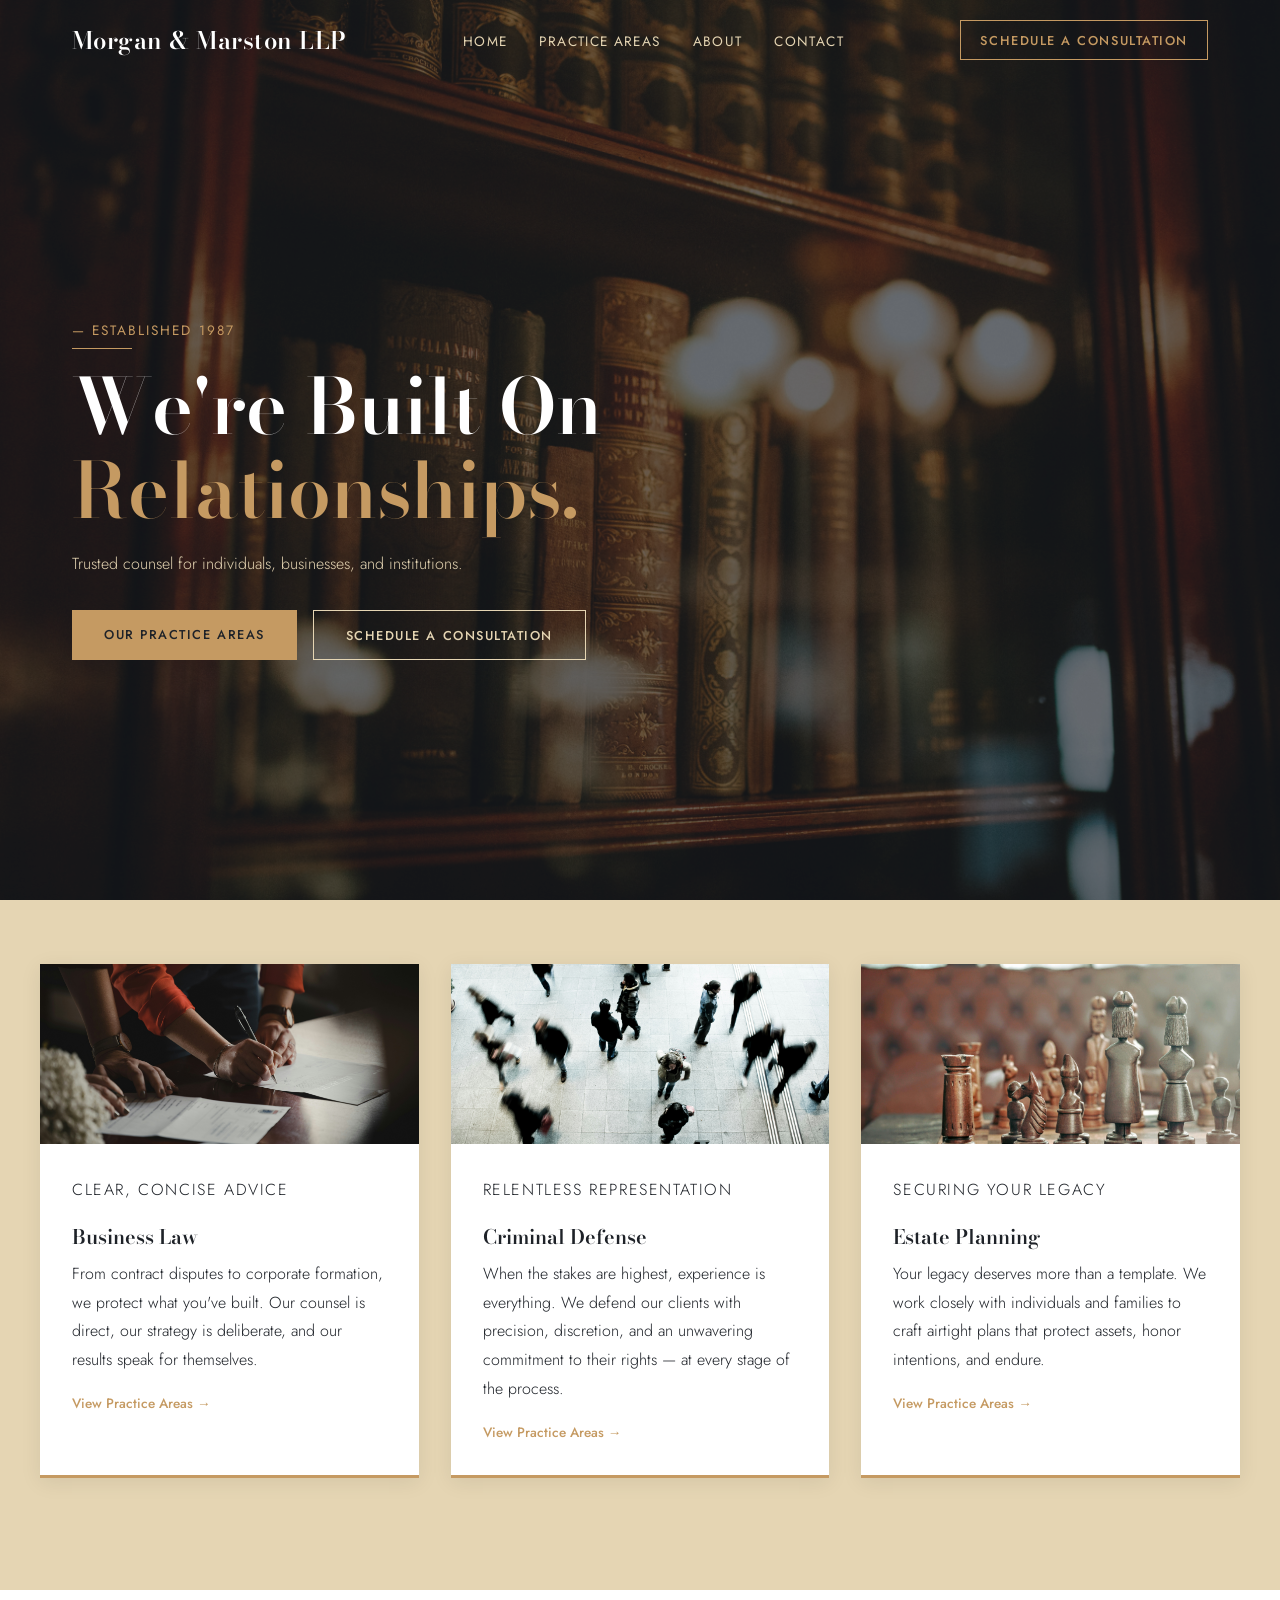
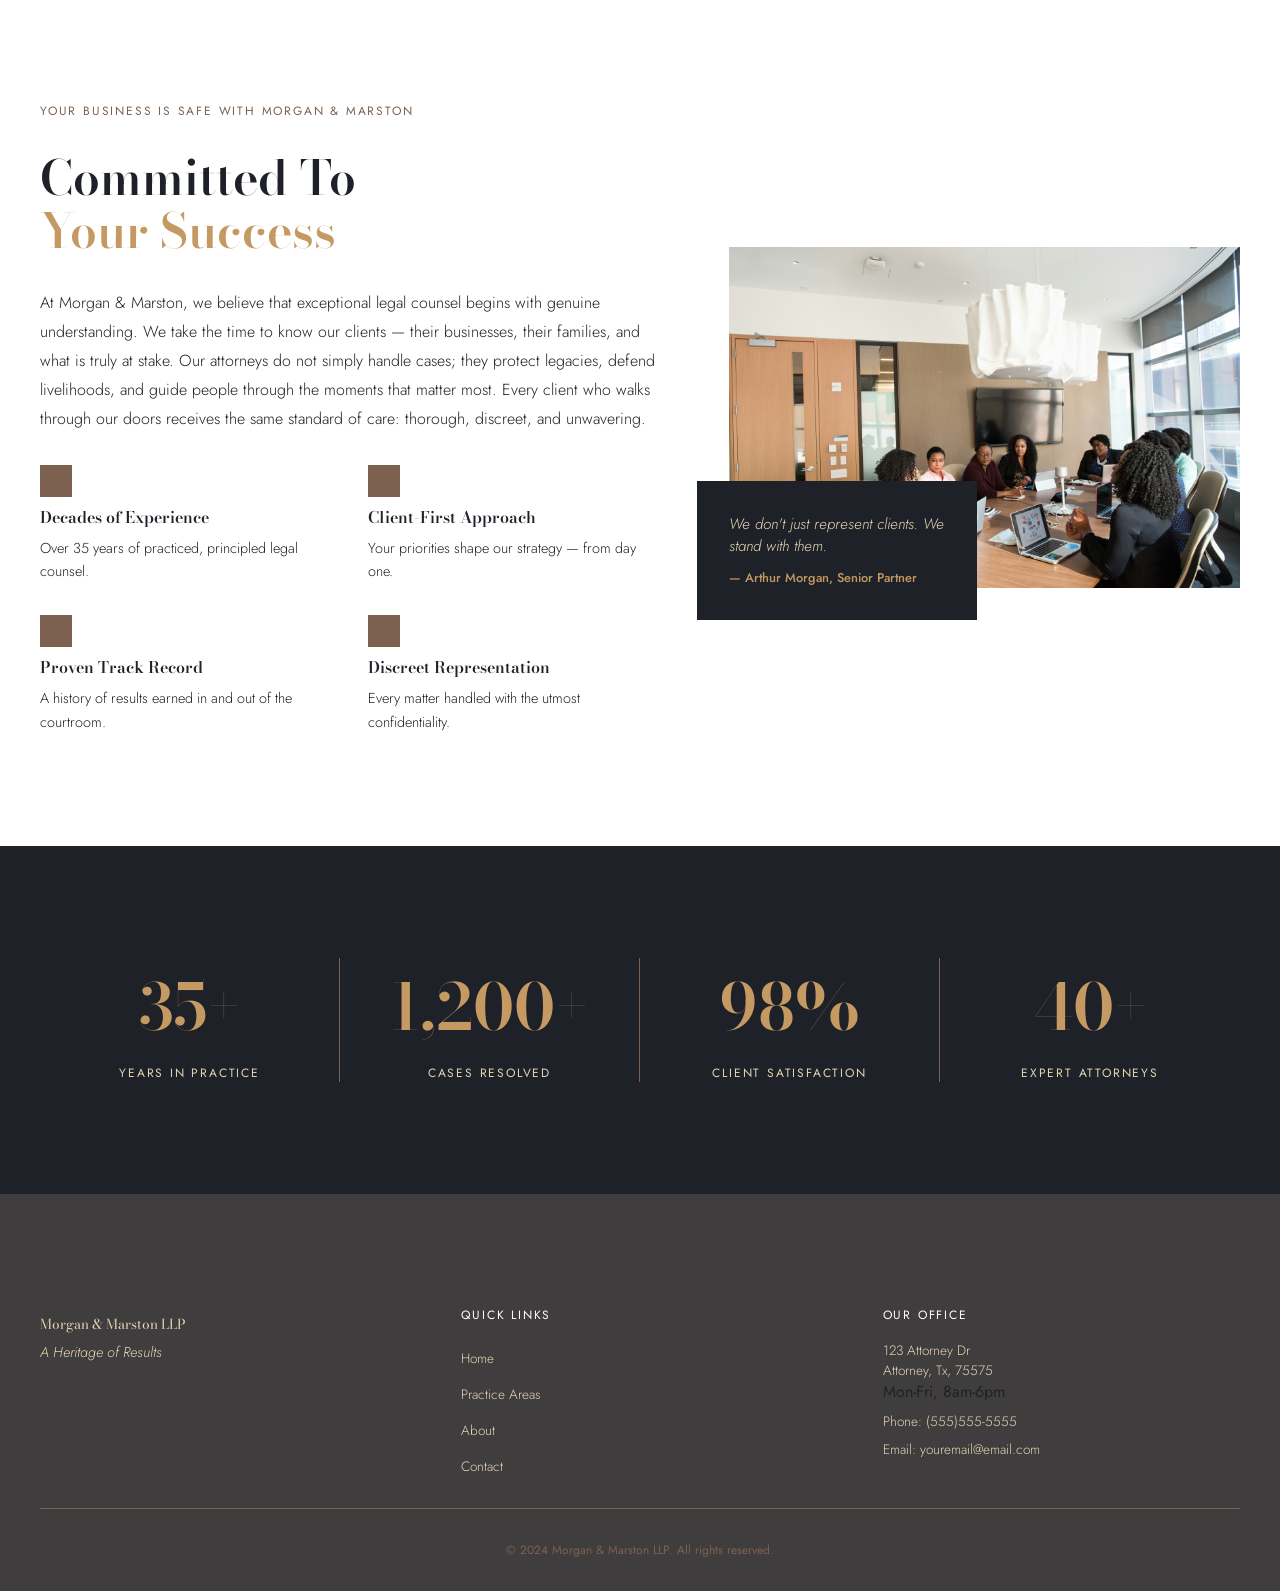
<file: index.html>
<!DOCTYPE html>
<html lang="en">
<head>
    <meta charset="UTF-8">
    <meta name="viewport" content="width=device-width, initial-scale=1.0">
    <title>Morgan & Marston LLP</title>
    <link rel="stylesheet" href="style.css">
    <link rel="preconnect" href="https://fonts.googleapis.com">
    <link rel="preconnect" href="https://fonts.gstatic.com" crossorigin>
    <link href="https://fonts.googleapis.com/css2?family=Bodoni+Moda:ital,opsz,wght@0,6..96,400;0,6..96,600;1,6..96,400&family=Jost:wght@300;400;500&display=swap" rel="stylesheet">
</head>
<body>
    <nav>
        <div class="nav-container">
            <a href="index.html" class="nav-logo">Morgan & Marston LLP</a>
            <ul class="nav-links">
                <li><a href="index.html">Home</a></li>
                <li><a href="#practice-areas">Practice Areas</a></li>
                <li><a href="#about">About</a></li>
                <li><a href="contact.html">Contact</a></li>
            </ul>
            <a class="nav-cta" href="contact.html">Schedule a Consultation</a>
            <button class="nav-toggle">
                
                <span></span>
                <span></span>
                <span></span>
            </button>
        </div>
    </nav>

    <section class="hero">
        <div class="hero-overlay"></div>
        <div class="hero-content">
            <p class="hero-eyebrow">— Established 1987</p>
            <div class="hero-rule"></div>
            <h1><span>We're Built On</span><span class="hero-headline-gold">Relationships.</span></h1>
            <p class="hero-sub">Trusted counsel for individuals, businesses, and institutions.</p>
            <div class="hero-buttons">
                <a href="#practice-areas" class="btn-primary">Our Practice Areas</a>
                <a href="contact.html" class="btn-secondary">Schedule a Consultation</a>
            </div>
        </div>
    </section>

    <section class="cards" id="practice-areas">
    <div class="cards-grid">

        <div class="card">
            <div class="card-image">
                <img src="images/card-business.jpg" alt="Business Law">
            </div>
            <div class="card-body">
                <p class="card-eyebrow">Clear, Concise Advice</p>
                <h3>Business Law</h3>
                <p>From contract disputes to corporate formation, we protect what you've built. Our counsel is direct, our strategy is deliberate, and our results speak for themselves.</p>
                <a href="#" class="card-link">View Practice Areas →</a>
            </div>
        </div>

        <div class="card">
            <div class="card-image">
                <img src="images/card-criminal.jpg" alt="Criminal Defence">
            </div>
            <div class="card-body">
                <p class="card-eyebrow">Relentless Representation</p>
                <h3>Criminal Defense</h3>
                <p>When the stakes are highest, experience is everything. We defend our clients with precision, discretion, and an unwavering commitment to their rights — at every stage of the process.</p>
                <a href="#" class="card-link">View Practice Areas →</a>
            </div>
        </div>

        <div class="card">
            <div class="card-image">
                <img src="images/card-estate.jpg" alt="Estate Planning">
            </div>
            <div class="card-body">
                <p class="card-eyebrow">Securing Your Legacy</p>
                <h3>Estate Planning</h3>
                <p>Your legacy deserves more than a template. We work closely with individuals and families to craft airtight plans that protect assets, honor intentions, and endure.</p>
                <a href="#" class="card-link">View Practice Areas →</a>
            </div>
        </div>

    </div>
    </section>

    <section class="about" id="about">
        <div class="about-container">

            <div class="about-text">
                <p class="section-eyebrow">Your Business Is Safe With Morgan & Marston</p>
                <h2><span>Committed To</span><span class="heading-gold">Your Success</span></h2>
                <p class="about-body">At Morgan & Marston, we believe that exceptional legal counsel begins with genuine understanding. We take the time to know our clients — their businesses, their families, and what is truly at stake. Our attorneys do not simply handle cases; they protect legacies, defend livelihoods, and guide people through the moments that matter most. Every client who walks through our doors receives the same standard of care: thorough, discreet, and unwavering.</p>
                <div class="about-features">
                    <div class="feature-item">
                        <div class="feature-icon"></div>
                        <h4>Decades of Experience</h4>
                        <p>Over 35 years of practiced, principled legal counsel.</p>
                    </div>
                    <div class="feature-item">
                        <div class="feature-icon"></div>
                        <h4>Client-First Approach</h4>
                        <p>Your priorities shape our strategy — from day one.</p>
                    </div>
                    <div class="feature-item">
                        <div class="feature-icon"></div>
                        <h4>Proven Track Record</h4>
                        <p>A history of results earned in and out of the courtroom.</p>
                    </div>
                    <div class="feature-item">
                        <div class="feature-icon"></div>
                        <h4>Discreet Representation </h4>
                        <p>Every matter handled with the utmost confidentiality.</p>
                    </div>
                </div>
            </div>

            <div class="about-image">
                <img src="images/about-attorneys.jpg" alt="Attorneys in discussion">
                <div class="about-quote">
                    <p>We don't just represent clients. We stand with them.</p>
                    <span class="quote-attribution">— Arthur Morgan, Senior Partner</span>
                </div>
            </div>
        </div>
    </section>

    <section class="stats">
        <div class="stats-container">
            <div class="stat">
                <span class="stat-number">35+</span>
                <span class="stat-label">Years in Practice</span>
            </div>
            <div class="stat">
                <span class="stat-number">1,200+</span>
                <span class="stat-label">Cases Resolved</span>
            </div>
            <div class="stat">
                <span class="stat-number">98%</span>
                <span class="stat-label">Client Satisfaction</span>
            </div>
            <div class="stat">
                <span class="stat-number">40+</span>
                <span class="stat-label">Expert Attorneys</span>
            </div>
            
        </div>
    </section>

    <footer>
        <div class="footer-container">

            <div class="footer-top">
                <div class="footer-col">
                    <a class="footer-logo">Morgan & Marston LLP</a>
                    <p class="footer-tagline">A Heritage of Results</p>
                </div>

                <div class="footer-col">
                    <p class="footer-heading">Quick Links</p>
                    <ul>
                        <li><a href="index.html">Home</a></li>
                        <li><a href="#practice-areas">Practice Areas</a></li>
                        <li><a href="#about">About</a></li>
                        <li><a href="contact.html">Contact</a></li>
                    </ul>
                </div>

                <div class="footer-col">
                    <p class="footer-heading">Our Office</p>
                    <address>123 Attorney Dr</address>
                    <address>Attorney, Tx, 75575</address>
                    <p>Mon-Fri, 8am-6pm</p>
                    <a href="tel:5555555555">Phone: (555)555-5555</a>
                    <a href="mailto:youremail@email.com">Email: youremail@email.com</a>
                </div>
            </div>

            <div class="footer-bottom">
                <p>© 2024 Morgan & Marston LLP. All rights reserved.</p>
            </div>
        </div>
    </footer>

    <script src="script.js"></script>
</body>
</html>
</file>
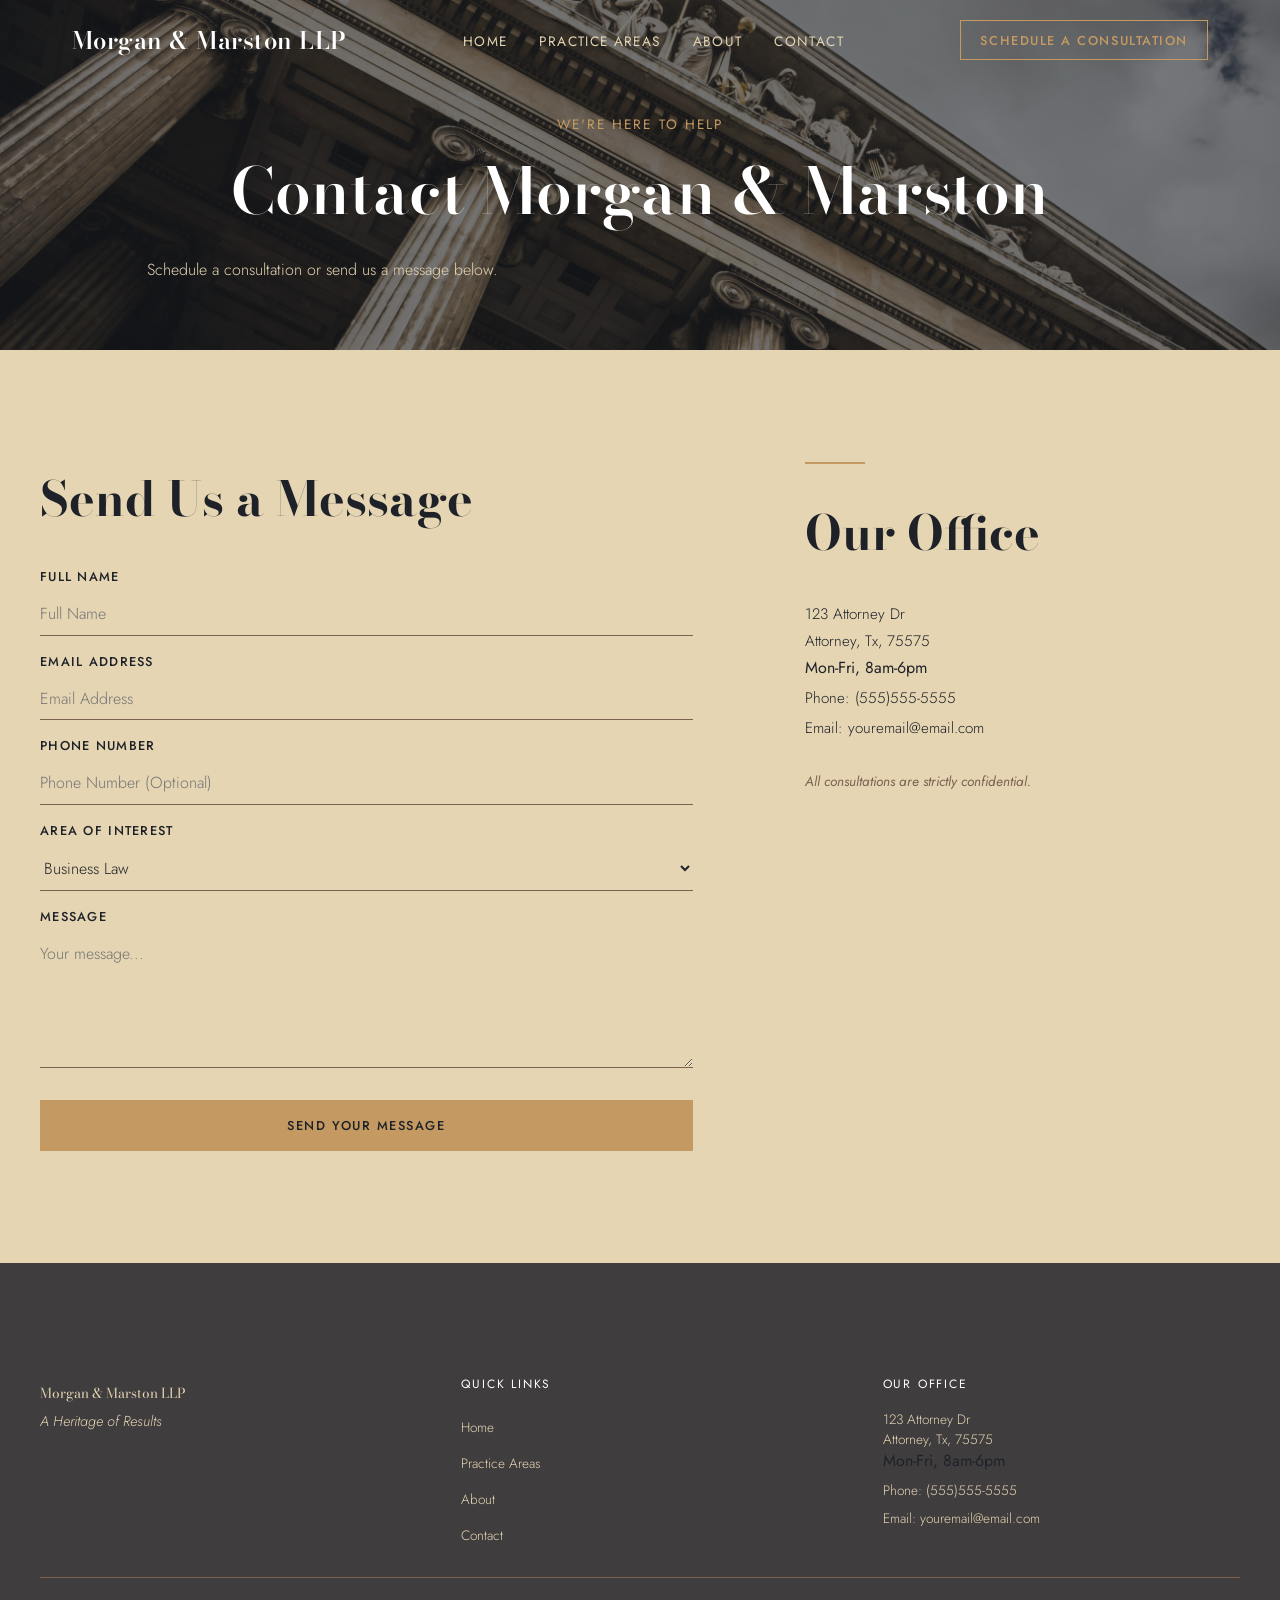
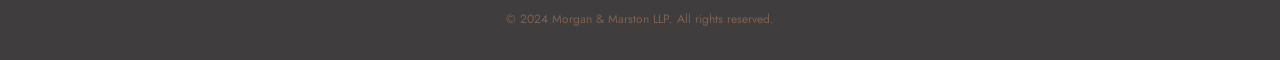
<file: contact.html>
<!DOCTYPE html>
<html lang="en">
<head>
    <meta charset="UTF-8">
    <meta name="viewport" content="width=device-width, initial-scale=1.0">
    <title>Contact | Attorney at Law</title>
    <link rel="stylesheet" href="style.css">
    <link rel="preconnect" href="https://fonts.googleapis.com">
    <link rel="preconnect" href="https://fonts.gstatic.com" crossorigin>
    <link href="https://fonts.googleapis.com/css2?family=Bodoni+Moda:ital,opsz,wght@0,6..96,400;0,6..96,600;1,6..96,400&family=Jost:wght@300;400;500&display=swap" rel="stylesheet">
</head>
<body>
    <nav class="scrolled">
        <div class="nav-container">
            <a href="index.html" class="nav-logo">Morgan & Marston LLP</a>
            <ul class="nav-links">
                <li><a href="index.html">Home</a></li>
                <li><a href="index.html#practice-areas">Practice Areas</a></li>
                <li><a href="index.html#about">About</a></li>
                <li><a href="contact.html">Contact</a></li>
            </ul>
            <a class="nav-cta" href="contact.html">Schedule a Consultation</a>
            <button class="nav-toggle">
                
                <span></span>
                <span></span>
                <span></span>
            </button>
        </div>
    </nav>

    <section class="contact-hero">
        <div class="hero-overlay"></div>
        <div class="contact-hero-content">
            <p class="hero-eyebrow">We're Here To Help</p>
            <h1>Contact Morgan & Marston</h1>
            <p class="hero-sub">Schedule a consultation or send us a message below.</p>
        </div>
    </section>
    <section class="contact-body">
        <div class="contact-container">
            <div class="contact-form-col">
                <h2>Send Us a Message</h2>
                <form>
                <div class="form-group">
                    <label>Full Name</label>
                    <input type="text" placeholder="Full Name" required>
                </div>
                    
                <div class="form-group">
                    <label>Email Address</label>
                    <input type="email" placeholder="Email Address" required>
                </div>

                <div class="form-group">
                    <label>Phone Number</label>
                    <input type="tel" placeholder="Phone Number (Optional)">
                </div>

                <div class="form-group">
                    <label>Area of Interest</label>
                        <select>
                            <option>Business Law</option>
                            <option>Criminal Defense</option>
                            <option>Estate Planning</option>
                            <option>Other</option>
                        </select>
                </div>

                <div class="form-group">
                    <label>Message</label>
                    <textarea rows="5" placeholder="Your message..." required></textarea>
                </div>
                <button type="submit" class="btn-submit">Send Your Message</button>
            </form>
            </div>
            <div class="contact-info-col">
                <div class="office-rule"></div>
                    <h2>Our Office</h2>
                    <address>123 Attorney Dr</address>
                    <address>Attorney, Tx, 75575</address>
                    <p>Mon-Fri, 8am-6pm</p>
                    <a href="tel:5555555555">Phone: (555)555-5555</a>
                    <a href="mailto:youremail@email.com">Email: youremail@email.com</a>
                    <p class="confidential-note">All consultations are strictly confidential.</p>
                
            </div>
        </div>
    </section>

    <footer>
        <div class="footer-container">

            <div class="footer-top">
                <div class="footer-col">
                    <a class="footer-logo">Morgan & Marston LLP</a>
                    <p class="footer-tagline">A Heritage of Results</p>
                </div>

                <div class="footer-col">
                    <p class="footer-heading">Quick Links</p>
                    <ul>
                        <li><a href="index.html">Home</a></li>
                        <li><a href="index.html#practice-areas">Practice Areas</a></li>
                        <li><a href="index.html#about">About</a></li>
                        <li><a href="contact.html">Contact</a></li>
                    </ul>
                </div>

                <div class="footer-col">
                    <p class="footer-heading">Our Office</p>
                    <address>123 Attorney Dr</address>
                    <address>Attorney, Tx, 75575</address>
                    <p>Mon-Fri, 8am-6pm</p>
                    <a href="tel:5555555555">Phone: (555)555-5555</a>
                    <a href="mailto:youremail@email.com">Email: youremail@email.com</a>
                </div>
            </div>

            <div class="footer-bottom">
                <p>© 2024 Morgan & Marston LLP. All rights reserved.</p>
            </div>
        </div>
    </footer>

    <script src="script.js"></script>
</body>
</html>
</file>
<file: style.css>
html {
    font-size: 16px;
    scroll-behavior: smooth;
}

:root {
  --color-gunmetal:   #1E2228;  /* Primary dark — navbar, hero bg, footer */
  --color-midnight:   #403D3F;  /* Secondary dark — alternate sections */
  --color-fur:        #7D6150;  /* Warm accent — borders, icon backgrounds */
  --color-lion:       #C59A62;  /* Gold — headings on dark, CTAs, highlights */
  --color-journal:    #E5D5B3;  /* Cream — body text on dark, light section bg */
  --color-white:      #FFFFFF;  /* Pure white — card backgrounds, light text */
  --color-text-dark:  #1E2228;  /* Body text on light backgrounds */

  --font-display: 'Bodoni Moda', serif;   /* Headings, firm name, section titles */
  --font-body:    'Jost', sans-serif;     /* All body copy, nav links, buttons, labels */
  
  --space-xs:   0.5rem;   /*  8px */
  --space-sm:   1rem;     /* 16px */
  --space-md:   2rem;     /* 32px */
  --space-lg:   4rem;     /* 64px */
  --space-xl:   7rem;     /* 112px */
  --space-xxl:  10rem;    /* 160px */
  
  --radius-sm:  4px;
  --radius-md:  8px;
  --transition: 0.3s ease;
  --max-width:  1200px;     /* Max content width — always center with margin: 0 auto */
  --border-accent: 1px solid var(--color-fur);
}

*, *::before, *::after {
    box-sizing: border-box;
}

body {
    margin: 0;
    font-family: var(--font-body);
    color: var(--color-text-dark);
    background: var(--color-white);
}

h1, h2, h3, h4, h5, h6 {
    font-family: var(--font-display);
    margin: 0;
}

p {
    margin: 0;
}

a {
    text-decoration: none;
    color: inherit;
}

img {
    display: block;
    max-width: 100%;
}

nav {
    position: fixed;
    top: 0;
    left: 0;
    width: 100%;
    height: 80px;
    z-index: 1000; transition: var(--transition);
}

.nav-container {
    max-width: var(--max-width);
    margin: 0 auto;
    height: 100%;
    display: flex;
    align-items: center;
    justify-content: space-between;
    padding: 0 var(--space-md)
}

.nav-logo {
    font-family: var(--font-display);
    font-size: 1.5rem;
    font-weight: 600;
    color: var(--color-white);
    letter-spacing: 0.02em;
}

.nav-links {
    list-style: none;
    margin: 0;
    padding: 0;
    display: flex;
    gap: var(--space-md);
}

.nav-links a {
    font-size: 0.85rem;
    font-weight: 400;
    text-transform: uppercase;
    letter-spacing: 0.1em;
    color: var(--color-journal);
    transition: var(--transition);
}

.nav-links a:hover {
    color: var(--color-lion);
}

.nav-cta {
    font-size: 0.8rem;
    font-weight: 500;
    text-transform: uppercase;
    letter-spacing: 0.12em;
    color: var(--color-lion);
    border: 1px solid var(--color-lion);
    padding: 0.6rem 1.2rem;
    transition: var(--transition);
}

.nav-toggle {
    display: none
}

.hero {
    position: relative;
    height: 100vh;
    background-image: url(images/hero-bg.jpg);
    background-size: cover;
    background-position: center;
    display: flex;
    align-items: center;
    padding-top: 80px;
}

.hero-overlay {
    position: absolute;
    inset: 0;
    background: rgba(30, 34, 40, 0.6);
}

.hero-content {
    position: relative;
    z-index: 1;
    max-width: var(--max-width);
    margin: 0 auto;
    padding: 0 var(--space-md);
    width: 100%;
}

.hero-eyebrow {
    font-family: var(--font-body);
    font-size: 0.85rem;
    text-transform: uppercase;
    letter-spacing: 0.15em;
    color: var(--color-lion);
    margin-bottom: var(--space-xs);
}

.hero-rule {
    width: 60px;
    height: 1px;
    background: var(--color-lion);
    margin-bottom: var(--space-sm);
}

.hero h1 {
    font-size: clamp(2.5rem, 6vw, 5rem);
    font-weight: 600;
    color: var(--color-white);
    line-height: 1.1;
    margin-bottom: var(--space-sm);
    display: flex;
    flex-direction: column;
}

.hero-headline-gold {
    color: var(--color-lion);
}

.hero-sub {
    font-size: 1rem;
    font-weight: 300;
    color: var(--color-journal);
    line-height: 1.8;
    max-width: 500px;
    margin-bottom: var(--space-md);
}

.hero-buttons {
    display: flex;
    gap: var(--space-sm);
}

.btn-primary {
    font-family: var(--font-body);
    font-size: 0.8rem;
    font-weight: 500;
    text-transform: uppercase;
    letter-spacing: 0.12em;
    padding: 0.9rem 2rem;
    background: var(--color-lion);
    color: var(--color-gunmetal);
    transition: var(--transition);
}

.btn-secondary {
    background: transparent;
    color: var(--color-journal);
    border: 1px solid var(--color-journal);
    transition: var(--transition);
    font-family: var(--font-body);
    font-size: 0.8rem;
    font-weight: 500;
    text-transform: uppercase;
    letter-spacing: 0.12em;
    padding: 0.9rem 2rem;
}

nav.scrolled {
    background: var(--color-gunmetal);
    box-shadow: 0 2px 20px rgba(0, 0, 0, 0.3);
}

.cards {
    background: var(--color-journal);
    padding: var(--space-xl) var(--space-md);
}

.cards-grid {
    display: grid;
    grid-template-columns: repeat(3, 1fr);
    gap: var(--space-md);
    max-width: var(--max-width);
    margin: 0 auto;
    margin-top: -3rem;
}

.card {
    background: var(--color-white);
    border-bottom: 3px solid var(--color-lion);
    box-shadow: 0 4px 20px rgba(0, 0, 0, 0.08);
}

.card-image img {
    width: 100%;
    height: 180px;
    object-fit: cover;
}

.card-body {
    padding: var(--space-md);
}

.card-eyebrow {
    font-size: 0.75rem;
    text-transform: uppercase;
    letter-spacing: 0.1em;
    color: var(--color-fur);
    margin-bottom: var(--space-xs);
}

.card-body h3 {
    font-size: 1.25rem;
    font-weight: 600;
    margin-bottom: var(--space-xs);
}

.card-body p {
    font-size: 1rem;
    font-weight: 300;
    line-height: 1.8;
    color: var(--color-text-dark);
    margin-bottom: var(--space-sm);
}

.card-link {
    font-size: 0.85rem;
    color: var(--color-lion);
    font-weight: 500;

}

.about {
    background: var(--color-white);
    padding: var(--space-xl) var(--space-md);
}

.about-container {
    max-width: var(--max-width);
    margin: 0 auto;
    display: grid;
    grid-template-columns: 55fr 45fr;
    gap: var(--space-lg);
    align-items: center;
}

.section-eyebrow {
    font-size: 0.75rem;
    text-transform: uppercase;
    letter-spacing: 0.15em;
    color: var(--color-fur);
    margin-bottom: var(--space-md);
}

.about h2 {
    font-size: clamp(2rem, 4vw, 3rem);
    font-weight: 600;
    line-height: 1.1;
    margin-bottom: var(--space-md);
    display: flex;
    flex-direction: column;
}

.heading-gold {
    color: var(--color-lion);
}

.about-body {
    font-size: 1rem;
    font-weight: 300;
    line-height: 1.8;
    color: var(--color-text-dark);
    margin-bottom: var(--space-md);
}

.about-features {
    display: grid;
    grid-template-columns: 1fr 1fr;
    gap: var(--space-md);
}

.feature-item {
    display: flex;
    flex-direction: column;
    gap: var(--space-xs);
}

.feature-icon {
    width: 32px;
    height: 32px;
    background: var(--color-fur);
}

.feature-item h4 {
    font-size: 1rem;
    font-weight: 600;
}

.feature-item p {
    font-size: 0.9rem;
    font-weight: 300;
    line-height: 1.6;
    color: var(--color-text-dark);
}

.about-image {
    position: relative;
}

.about-image img {
    width: 100%;
    object-fit: cover;
}

.about-quote {
    position: absolute;
    bottom: -2rem;
    left: -2rem;
    background: var(--color-gunmetal);
    padding: var(--space-md);
    max-width: 280px;
}

.about-quote p {
    font-size: 0.95rem;
    font-weight: 300;
    font-style: italic;
    color: var(--color-journal);
    margin-bottom: var(--space-xs);
}

.quote-attribution {
    font-size: 0.8rem;
    font-weight: 500;
    color: var(--color-lion);
}

.stats {
    background: var(--color-gunmetal);
    padding: var(--space-xl) var(--space-md);
}

.stats-container {
    max-width: var(--max-width);
    margin: 0 auto;
    display: grid;
    grid-template-columns: repeat(4, 1fr);
}

.stat {
    display: flex;
    flex-direction: column;
    align-items: center;
    gap: var(--space-xs);
    padding: 0 var(--space-md);
    border-right: var(--border-accent);
}

.stat:last-child {
    border-right: none;
}

.stat-number {
    font-family: var(--font-display);
    font-size: clamp(2.5rem, 5vw, 4rem);
    font-weight: 600;
    color: var(--color-lion);
}

.stat-label {
    font-size: 0.75rem;
    font-weight: 400;
    text-transform: uppercase;
    letter-spacing: 0.15em;
    color: var(--color-journal);
}

footer {
    background: var(--color-midnight);
    padding: var(--space-xl) var(--space-md) var(--space-md);
}

.footer-container {
    max-width: var(--max-width);
    margin: 0 auto;
}

.footer-top {
    display: grid;
    grid-template-columns: repeat(3, 1fr);
    gap: var(--space-lg);
    margin-bottom: var(--space-md);
}

.footer-logo {
    font-family: var(--font-display);
    font-size: 1.25rem;
    font-weight: 600;
    color: var(--color-white);
    display: block;
    margin-bottom: var(--space-xs);
}

.footer-tagline {
    font-style: italic;
    color: var(--color-journal);
    font-size: 0.9rem;
    font-weight: 300;
}

.footer-heading {
    font-size: 0.75rem;
    text-transform: uppercase;
    letter-spacing: 0.15em;
    color: var(--color-white);
    margin-bottom: var(--space-sm);
}

.footer-col ul {
    list-style: none;
    margin: 0;
    padding: 0;
    display: flex;
    flex-direction: column;
    gap: var(--space-xs);
}

.footer-col ul a {
    font-size: 0.85rem;
    color: var(--color-journal);
    font-weight: 300;
    transition: var(--transition);
}

.footer-col ul a:hover {
    color: var(--color-lion);
}

.footer-col address {
    font-style: normal;
    font-size: 0.85rem;
    color: var(--color-journal);
    font-weight: 300;
}

.footer-col a {
    font-size: 0.85rem;
    color: var(--color-journal);
    font-weight: 300;
    display: block;
    margin-top: var(--space-xs);
}

.footer-bottom {
    border-top: var(--border-accent);
    padding-top: var(--space-md);
    text-align: center;
}

.footer-bottom p {
    font-size: 0.75rem;
    color: var(--color-fur);
}

.contact-hero {
    position: relative;
    height: 350px;
    background-image: url('images/contact-hero-bg.jpg');
    background-size: cover;
    background-position: center;
    display: flex;
    align-items: center;
    padding-top: 80px;
}

.contact-hero-content {
    position: relative;
    z-index: 1;
    max-width: var(--max-width);
    margin: 0 auto;
    padding: 0 var(--space-md);
    width: 100%;
    text-align: center;
}

.contact-body {
    background: var(--color-journal);
    padding: var(--space-xl) var(--space-md);
}

.contact-container {
    max-width: var(--max-width);
    margin: 0 auto;
    display: grid;
    grid-template-columns: 60fr 40fr;
    gap: var(--space-xl);
}

.contact-form-col h2 {
    font-size: clamp(2rem, 4vw, 3rem);
    margin-bottom: var(--space-md);
}

.form-group {
    display: flex;
    flex-direction: column;
    gap: 0.4rem;
    margin-bottom: var(--space-sm);
}

.form-group label {
    font-size: 0.8rem;
    text-transform: uppercase;
    letter-spacing: 0.1em;
    color: var(--color-text-dark);
    font-weight: 500;
}

.form-group input,
.form-group select,
.form-group textarea {
    border: none;
    border-bottom: 1px solid var(--color-fur);
    background: transparent;
    padding: 0.6rem 0;
    font-family: var(--font-body);
    font-size: 1rem;
    font-weight: 300;
    color: var(--color-text-dark);
    outline: none;
    transition: var(--transition);
}

.form-group input:focus,
.form-group select:focus,
.form-group textarea:focus {
    border-bottom-color: var(--color-lion);
}

.btn-submit {
    width: 100%;
    padding: 1rem;
    background: var(--color-lion);
    color: var(--color-gunmetal);
    font-family: var(--font-body);
    font-size: 0.8rem;
    font-weight: 500;
    text-transform: uppercase;
    letter-spacing: 0.12em;
    border: none;
    cursor: pointer;
    transition: var(--transition);
    margin-top: var(--space-sm);
}

.office-rule {
    width: 60px;
    height: 2px;
    background: var(--color-lion);
    margin-bottom: var(--space-md);
}

.contact-info-col h2 {
    font-size: clamp(2rem, 4vw, 3rem);
    margin-bottom: var(--space-md);
}

.contact-info-col address {
    font-style: normal;
    font-size: 0.95rem;
    font-weight: 300;
    color: var(--color-text-dark);
    line-height: 1.8;
}

.contact-info-col a {
    display: block;
    font-size: 0.95rem;
    font-weight: 300;
    color: var(--color-text-dark);
    margin-top: var(--space-xs);
}

.confidential-note {
    font-style: italic;
    font-size: 0.85rem;
    color: var(--color-fur);
    margin-top: var(--space-md);
}

.contact-hero h1 {
    color: var(--color-white);
    font-size: clamp(2rem, 5vw, 4rem);
    font-weight: 600;
    margin-bottom: var(--space-sm);
}

.contact-hero .hero-eyebrow {
    color: var(--color-lion);
}

.contact-hero .hero-sub {
    color: var(--color-journal);
}

.btn-primary:hover {
    background: var(--color-fur);
    color: var(--color-white);
}

.btn-secondary:hover {
    background: var(--color-journal);
    color: var(--color-gunmetal);
}

.btn-submit:hover {
    background: var(--color-gunmetal);
    color: var(--color-lion);
}


@media (max-width: 768px) {
    .nav-links {
        display: none;
        flex-direction: column;
        position: absolute;
        top: 80px;
        left: 0;
        width: 100%;
        background: var(--color-gunmetal);
        padding: var(--space-md);
    }

    .nav-links.nav-open {
        display: flex;
    }

    .nav-cta {
        display: none;
    }

    .nav-toggle {
        display: block;
        background: none;
        border: none;
        cursor: pointer;
        display: flex;
        flex-direction: column;
        gap: 5px;
        padding: 4px;
    }

    .nav-toggle span {
        display: block;
        width: 24px;
        height: 2px;
        background: var(--color-white);
    }

    .cards-grid {
        grid-template-columns: 1fr;
    }

    .about-container {
        grid-template-columns: 1fr;
    }

    .stats-container {
        grid-template-columns: repeat(2, 1fr);
        gap: var(--space-lg);
    }

    .footer-top {
        grid-template-columns: 1fr;
    }

    .contact-container {
        grid-template-columns: 1fr;
    }

}

@media (max-width: 480px) {
    .hero-buttons {
        flex-direction: column;
    }

    .stats-container {
        grid-template-columns: 1fr 1fr;
        gap: var(--space-md);
    }

    .stat {
        border-right: none;
        border-bottom: var(--border-accent);
        padding-bottom: var(--space-md);
    }

    .about-quote {
        position: static;
        margin-top: var(--space-md);
        max-width: 100%;
    }
}
</file>
